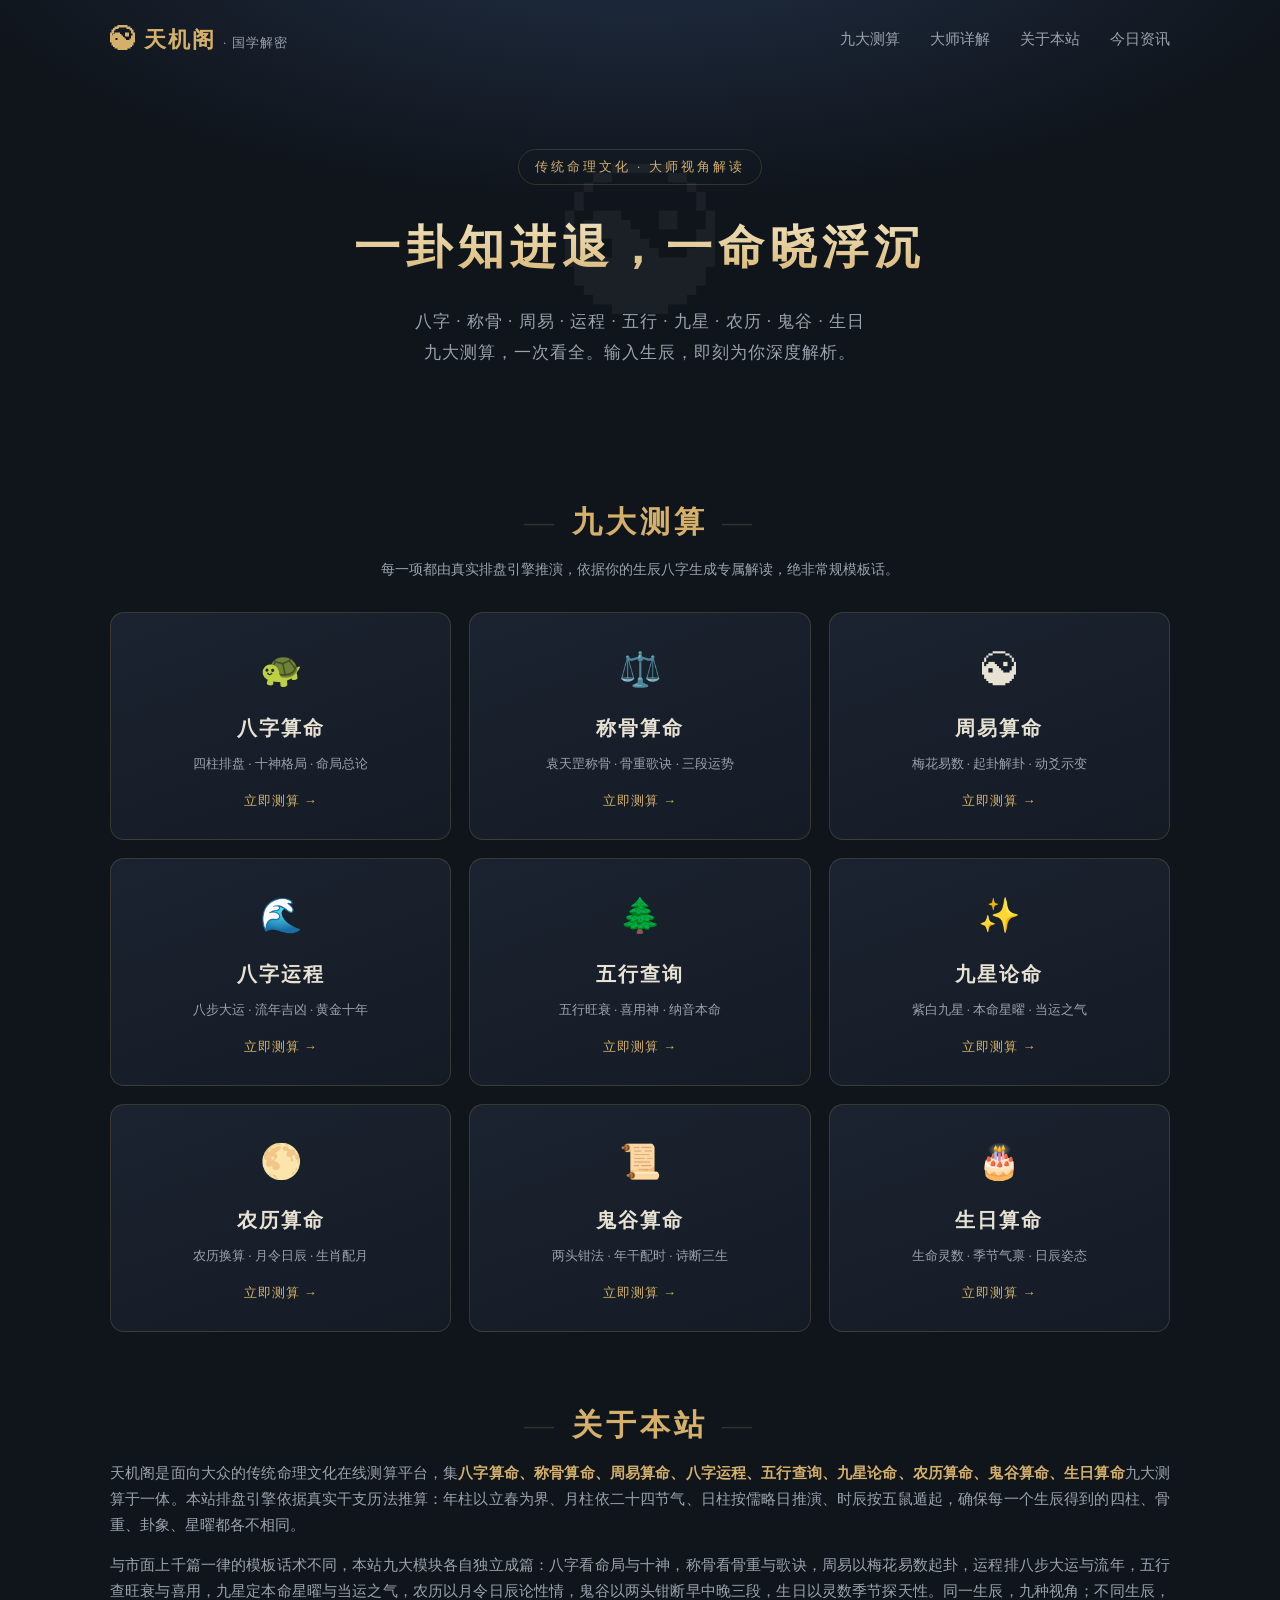
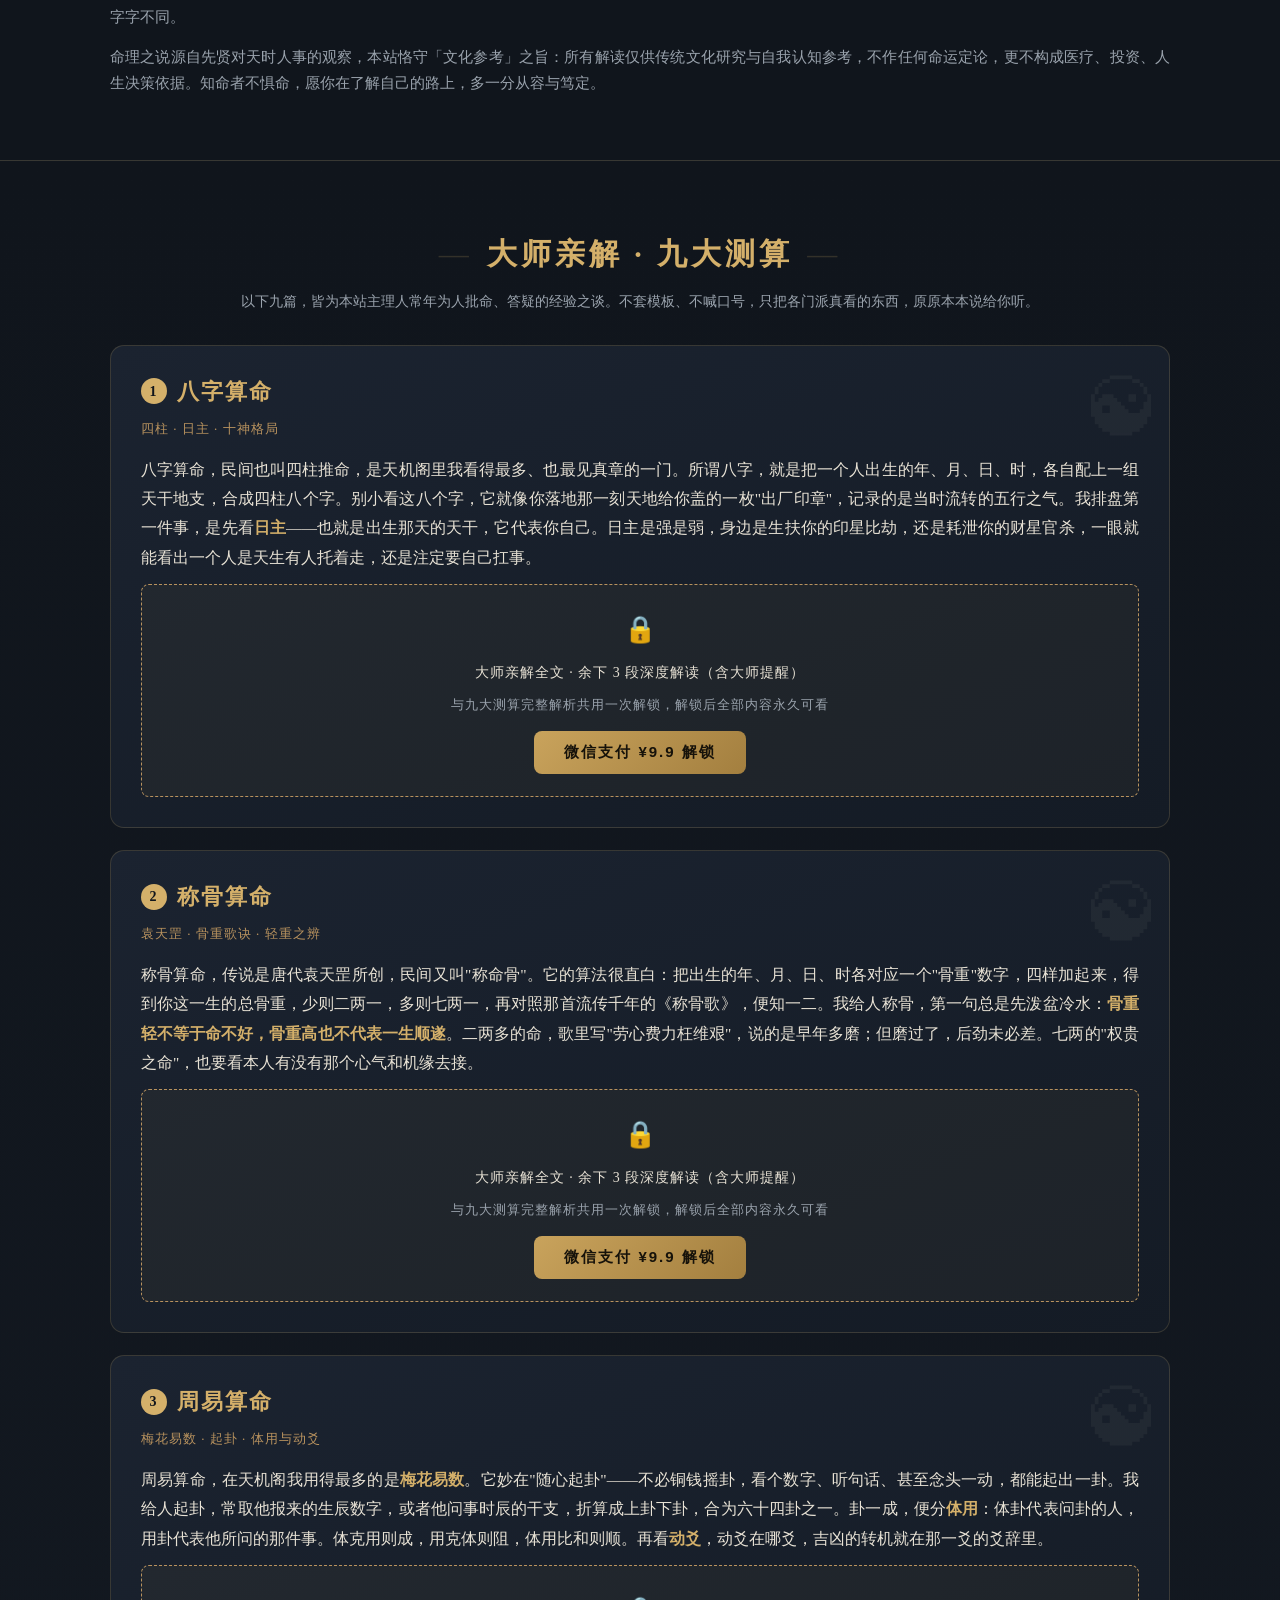
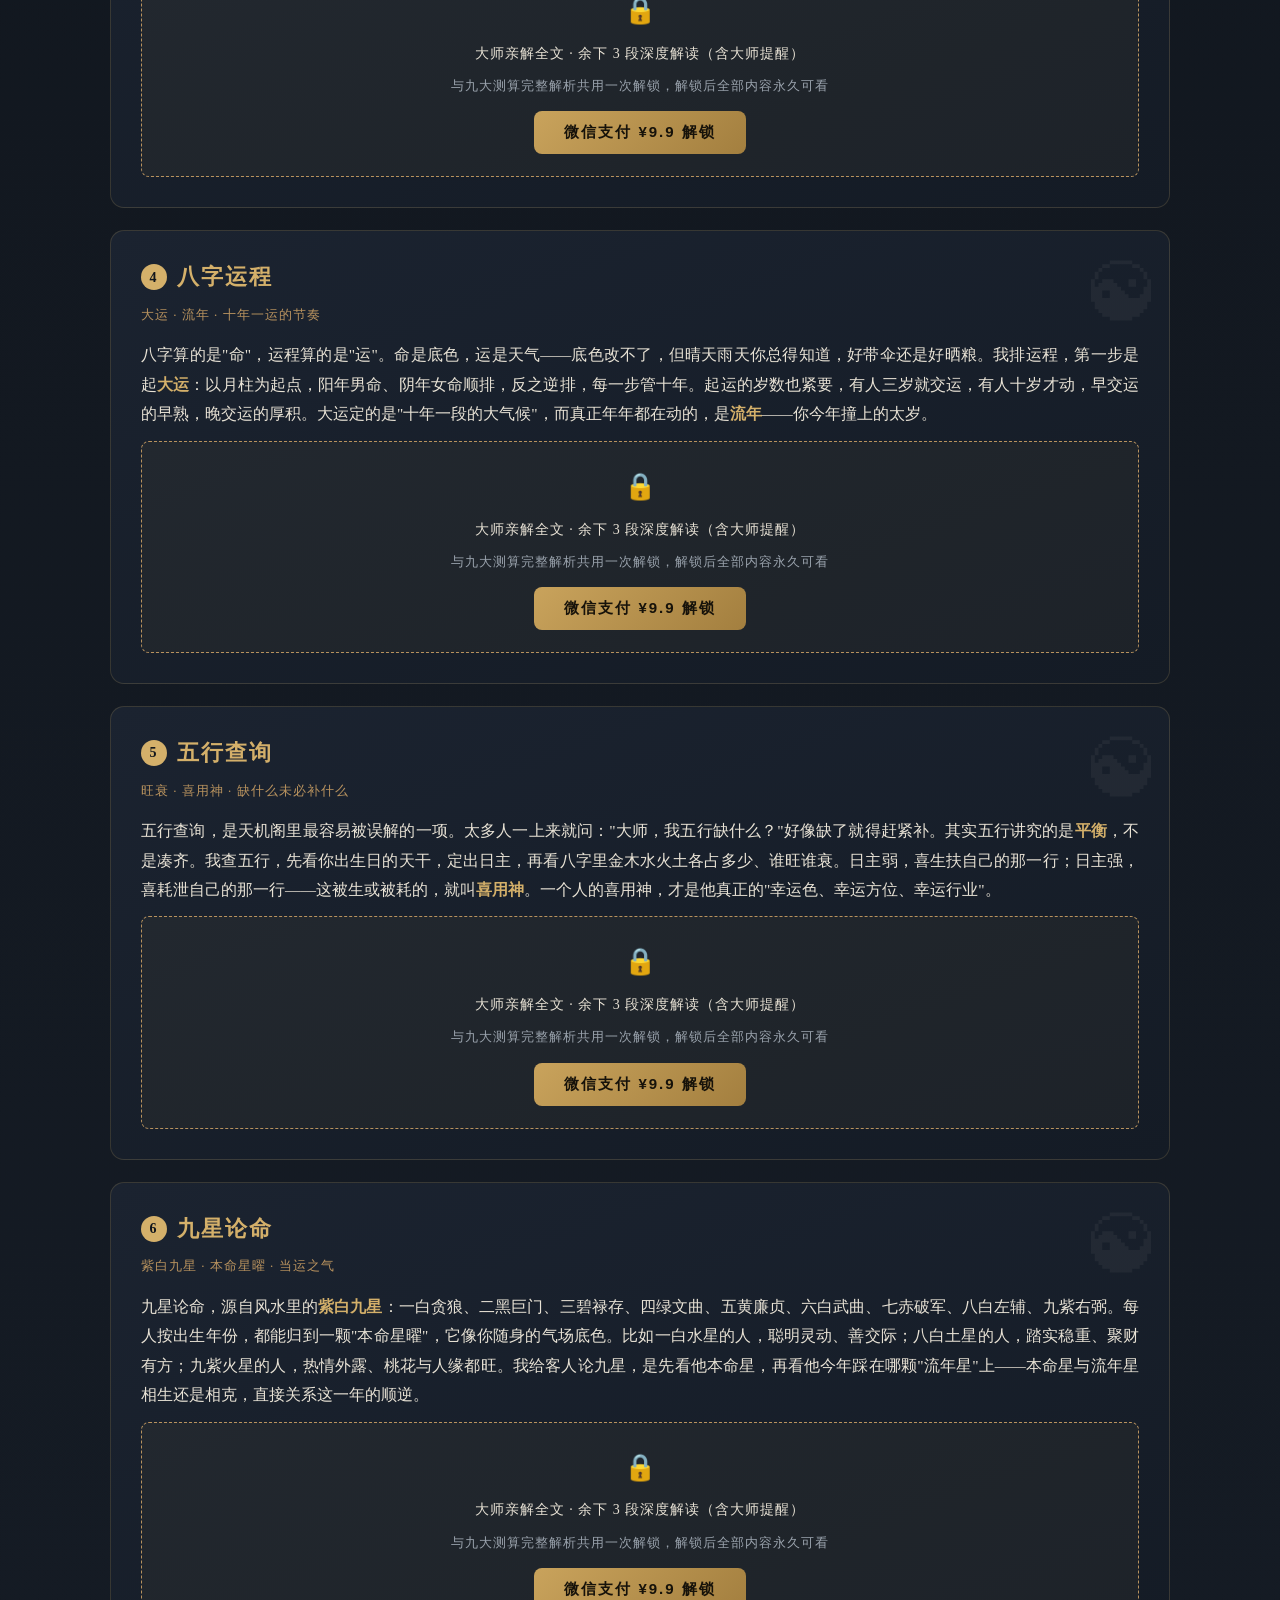
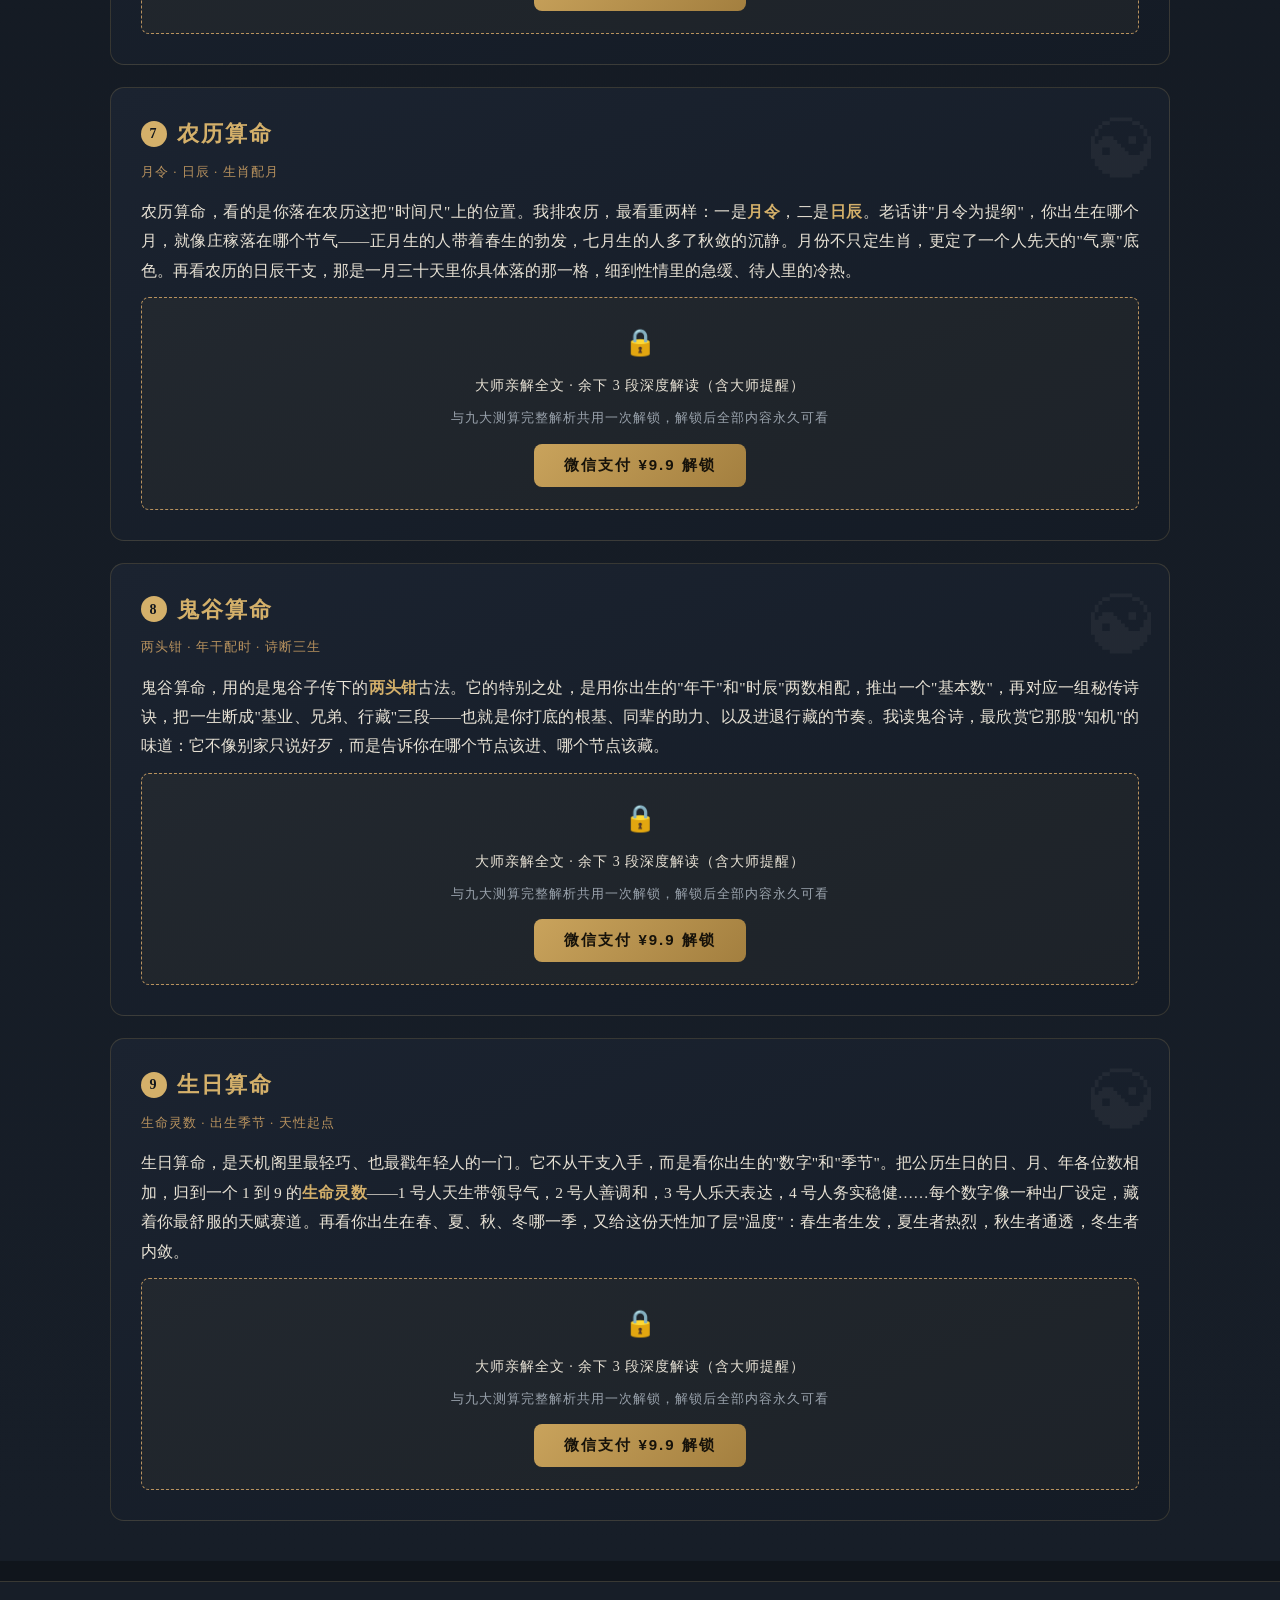
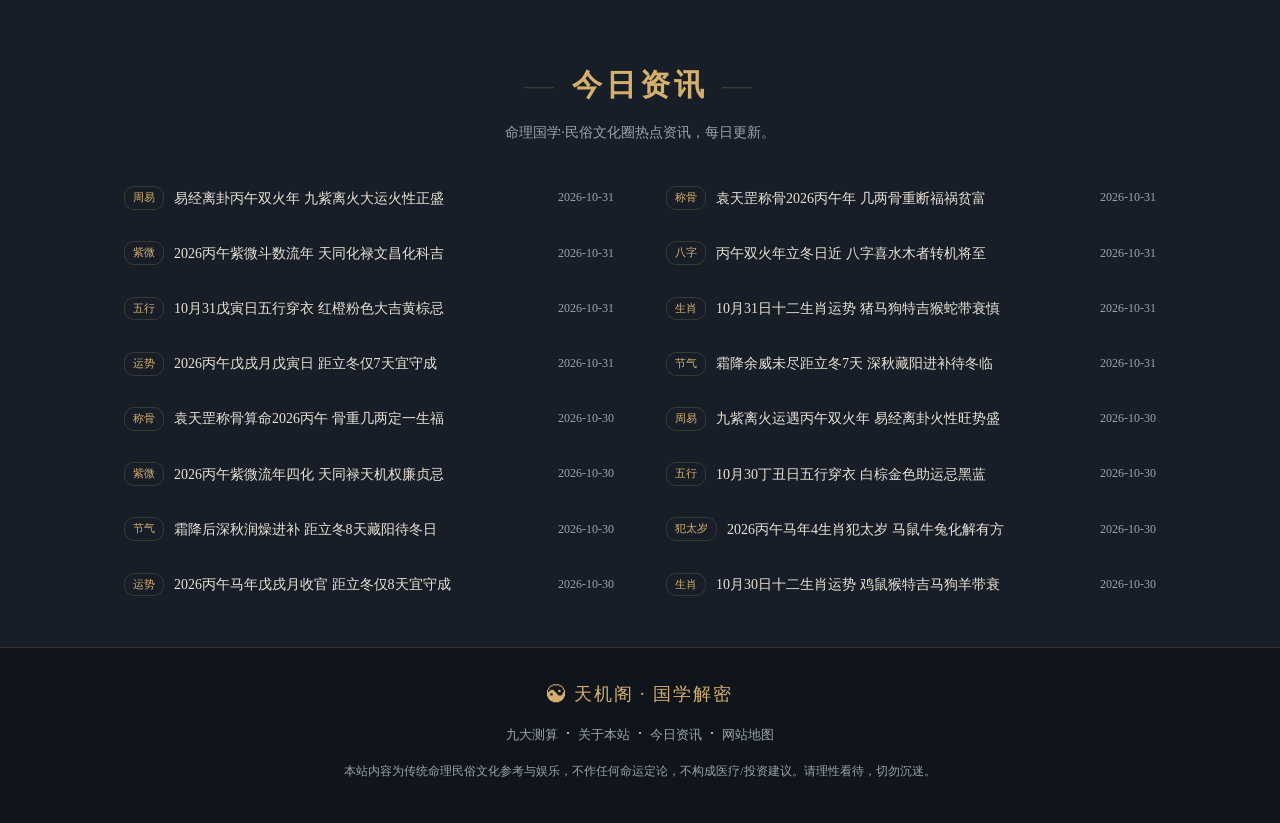
<file: index.html>
<!DOCTYPE html>
<html lang="zh-CN">
<head>
<meta charset="UTF-8">
<meta name="viewport" content="width=device-width, initial-scale=1.0">
<title>算命_免费算命_八字算命_称骨算命_周易算命 - 天机阁</title>
<meta name="description" content="天机阁免费在线算命：八字算命、称骨算命、周易算命、八字运程、五行查询、九星论命、农历算命、鬼谷算命、生日算命，九大测算一次看全。输入生辰，大师视角深度解读，传统命理文化参考。">
<meta name="keywords" content="算命,免费算命,八字算命,称骨算命,周易算命,八字运程,五行查询,九星论命,农历算命,鬼谷算命,生日算命">
<meta name="robots" content="index,follow">
<link rel="canonical" href="https://tianji-ge.github.io/tianji-ge/">
<script type="application/ld+json">
{"@context":"https://schema.org","@type":"WebSite","name":"天机阁·算命","url":"https://tianji-ge.github.io/tianji-ge/","description":"八字算命、称骨算命、周易算命、八字运程、五行查询、九星论命、农历算命、鬼谷算命、生日算命，九大免费在线测算。"}
</script>
<link rel="stylesheet" href="css/style.css">
</head>
<body>
<header class="site-head">
  <div class="brand"><span class="brand-mark">☯</span> 天机阁 <small>· 国学解密</small></div>
  <nav class="nav">
    <a href="#modules">九大测算</a>
    <a href="#master">大师详解</a>
    <a href="#about">关于本站</a>
    <a href="#news">今日资讯</a>
  </nav>
</header>

<section class="hero">
  <div class="hero-inner">
    <div class="hero-tag">传统命理文化 · 大师视角解读</div>
    <h1>一卦知进退，一命晓浮沉</h1>
    <p class="hero-sub">八字 · 称骨 · 周易 · 运程 · 五行 · 九星 · 农历 · 鬼谷 · 生日<br>九大测算，一次看全。输入生辰，即刻为你深度解析。</p>
  </div>
</section>

<main id="modules" class="wrap">
  <h2 class="sec-title">九大测算</h2>
  <p class="sec-sub">每一项都由真实排盘引擎推演，依据你的生辰八字生成专属解读，绝非常规模板话。</p>
  <div class="grid" id="grid"></div>
</main>

<section id="panelSec" class="panel-sec" style="display:none">
  <div class="wrap">
    <div class="panel-head">
      <h2 id="panelTitle">测算</h2>
      <button class="close-btn" onclick="closePanel()">收起 ✕</button>
    </div>
    <div class="form-row" id="formRow">
      <div class="field"><label>出生日期</label><input type="date" id="fDate"></div>
      <div class="field"><label>出生时辰</label><select id="fHour">
        <option value="12">午时 (11-13) 不详则选此</option><option value="0">子时 (23-01)</option><option value="1">丑时 (01-03)</option><option value="3">寅时 (03-05)</option><option value="5">卯时 (05-07)</option><option value="7">辰时 (07-09)</option><option value="9">巳时 (09-11)</option><option value="11">午时 (11-13)</option><option value="13">未时 (13-15)</option><option value="15">申时 (15-17)</option><option value="17">酉时 (17-19)</option><option value="19">戌时 (19-21)</option><option value="21">亥时 (21-23)</option><option value="23">子时 (23-00)</option>
      </select></div>
      <div class="field"><label>性别</label><select id="fGender"><option value="男">男</option><option value="女">女</option></select></div>
      <button class="btn-main" id="goBtn" onclick="runModule()">开始测算</button>
    </div>
    <div id="result"></div>
  </div>
</section>

<section id="about" class="about wrap">
  <h2 class="sec-title">关于本站</h2>
  <div class="about-txt">
    <p>天机阁是面向大众的传统命理文化在线测算平台，集<b>八字算命、称骨算命、周易算命、八字运程、五行查询、九星论命、农历算命、鬼谷算命、生日算命</b>九大测算于一体。本站排盘引擎依据真实干支历法推算：年柱以立春为界、月柱依二十四节气、日柱按儒略日推演、时辰按五鼠遁起，确保每一个生辰得到的四柱、骨重、卦象、星曜都各不相同。</p>
    <p>与市面上千篇一律的模板话术不同，本站九大模块各自独立成篇：八字看命局与十神，称骨看骨重与歌诀，周易以梅花易数起卦，运程排八步大运与流年，五行查旺衰与喜用，九星定本命星曜与当运之气，农历以月令日辰论性情，鬼谷以两头钳断早中晚三段，生日以灵数季节探天性。同一生辰，九种视角；不同生辰，字字不同。</p>
    <p>命理之说源自先贤对天时人事的观察，本站恪守「文化参考」之旨：所有解读仅供传统文化研究与自我认知参考，不作任何命运定论，更不构成医疗、投资、人生决策依据。知命者不惧命，愿你在了解自己的路上，多一分从容与笃定。</p>
  </div>
</section>

<section id="master" class="master-sec">
  <div class="wrap">
    <h2 class="sec-title">大师亲解 · 九大测算</h2>
    <p class="sec-sub">以下九篇，皆为本站主理人常年为人批命、答疑的经验之谈。不套模板、不喊口号，只把各门派真看的东西，原原本本说给你听。</p>
    <div class="master-list">

      <article class="article">
        <h3><span class="idx">1</span>八字算命</h3>
        <div class="a-tag">四柱 · 日主 · 十神格局</div>
        <p>八字算命，民间也叫四柱推命，是天机阁里我看得最多、也最见真章的一门。所谓八字，就是把一个人出生的年、月、日、时，各自配上一组天干地支，合成四柱八个字。别小看这八个字，它就像你落地那一刻天地给你盖的一枚"出厂印章"，记录的是当时流转的五行之气。我排盘第一件事，是先看<b>日主</b>——也就是出生那天的天干，它代表你自己。日主是强是弱，身边是生扶你的印星比劫，还是耗泄你的财星官杀，一眼就能看出一个人是天生有人托着走，还是注定要自己扛事。</p>
        <p>接着看<b>十神</b>：正官、七杀、正财、偏财、食神、伤官、正印、偏印、比肩、劫财。这十种关系，把你的性格、事业、婚姻、财运全都摊开来讲。比如伤官旺的人，聪明外露、不喜约束，适合手艺活或靠表达吃饭；正官透干的人，规矩踏实，宜走管理或公职。八字不是一张宿命判决书，而是一张性格与机遇的地图。同年同日生的人，时辰不同、大运不同，走向便千差万别。我常跟客人讲：批八字，不是为了让你认命，而是为了在好的年份敢冲、在坏的年份能忍。</p>
        <p>再说常被问到的一点：为什么同年同月同日生的人，命却不一样？关键在"时"与"运"。两个同月同日生的人，一个生在清晨卯时、一个生在深夜子时，日主所临的五行气场便截然不同；再加上各自起运岁数、所走大运顺逆有别，人生轨迹自然分岔。所以负责任的批命，绝不肯只凭一个生日下定论，必定把时辰、性别、大运一并摊开。这也是天机阁坚持让客人填全生辰再出报告的原因——差一个时辰，断语可能就翻了车。</p>
        <div class="a-tip">大师提醒：日主强弱只是底色，真正定吉凶的，是喜用神有没有被大运流年引动。只看日主强弱就下结论的，多半是外行。</div>
      </article>

      <article class="article">
        <h3><span class="idx">2</span>称骨算命</h3>
        <div class="a-tag">袁天罡 · 骨重歌诀 · 轻重之辨</div>
        <p>称骨算命，传说是唐代袁天罡所创，民间又叫"称命骨"。它的算法很直白：把出生的年、月、日、时各对应一个"骨重"数字，四样加起来，得到你这一生的总骨重，少则二两一，多则七两一，再对照那首流传千年的《称骨歌》，便知一二。我给人称骨，第一句总是先泼盆冷水：<b>骨重轻不等于命不好，骨重高也不代表一生顺遂</b>。二两多的命，歌里写"劳心费力枉维艰"，说的是早年多磨；但磨过了，后劲未必差。七两的"权贵之命"，也要看本人有没有那个心气和机缘去接。</p>
        <p>称骨最妙的地方，是它把一生划成了"早年、中年、晚年"三段来断，每一段都有对应的诗句。我常拿它跟八字合参：八字看的是你"是什么料"，称骨看的是你"这一路大概几道坎、几道坡"。二者对上了，客人往往一拍大腿——"可不就是这么过来的"。这门法子胜在好记、好讲，三两句话就能让人听得进去。但它到底粗了些，只宜当个开门的引子，真要细断，还得落回八字和大运。</p>
        <p>常有客人问，称骨和八字哪个更准？我的回答是：它们看的是不同层面，谈不上谁压谁。称骨像给你量个"总分量"，三两、四两、五两，有个大致的人生重量级；八字则是把五脏六腑一个个剖开看。分量轻的未必不经事，分量重的也未必不摔跤。我更愿意把称骨当作破冰——先让客人从"我大概几斤几两"这种轻松话头里，对自己生出一点好奇，再慢慢带他看更细的八字。命理最怕一上来就吓人，也最怕一上来就哄人。称骨的好处，恰恰是它分寸刚好：说得明白，又不至于把人钉死。</p>
        <div class="a-tip">大师提醒：称骨是"大纲"，不是"明细账"。拿它当茶余饭后的自省可以，拿它吓自己，大可不必。</div>
      </article>

      <article class="article">
        <h3><span class="idx">3</span>周易算命</h3>
        <div class="a-tag">梅花易数 · 起卦 · 体用与动爻</div>
        <p>周易算命，在天机阁我用得最多的是<b>梅花易数</b>。它妙在"随心起卦"——不必铜钱摇卦，看个数字、听句话、甚至念头一动，都能起出一卦。我给人起卦，常取他报来的生辰数字，或者他问事时辰的干支，折算成上卦下卦，合为六十四卦之一。卦一成，便分<b>体用</b>：体卦代表问卦的人，用卦代表他所问的那件事。体克用则成，用克体则阻，体用比和则顺。再看<b>动爻</b>，动爻在哪爻，吉凶的转机就在那一爻的爻辞里。</p>
        <p>很多人以为周易就是"算准不准"，其实大错。周易真正教人的，是"变"字——卦会变，事也会变，同一卦在不同人、不同处境下，断法全然不同。我断卦，从不开口就说死，而是把几种可能的走向摆出来，让客人自己掂量。比如问合作，体卦受生、用卦来生，那是贵人相帮；若用卦克体又逢空亡，我便劝他缓一缓，别急着签字。周易是面镜子，照的是你当下的态势，不是钉死的结局。心越静，卦越准；心里先有了答案，卦反而不灵。</p>
        <p>说到起卦的讲究，我必提一个"诚"字。梅花易数最忌带着玩闹心来问——你心里根本不当回事，卦象自然飘忽，解出什么全凭硬凑，那是既对卦不敬、也对自己不负责。反之，真遇着拿不准的事，郑重起一卦，心一静，感应就通了。另一层讲究是"不动不占"：没事别天天摇卦玩，卦是给你在十字路口指方向的，不是解闷的。这些年我见过太多把周易当彩票机的人，天天问财运，越问越慌。周易教的是"观象玩辞、安身立命"，用在静心决疑上它才是活的，用在投机取巧上便成了迷魂汤。</p>
        <div class="a-tip">大师提醒：梅花易数重"感而遂通"。带着戏谑心、试探心来问，卦象必然飘忽。郑重其事，才对得起这一卦。</div>
      </article>

      <article class="article">
        <h3><span class="idx">4</span>八字运程</h3>
        <div class="a-tag">大运 · 流年 · 十年一运的节奏</div>
        <p>八字算的是"命"，运程算的是"运"。命是底色，运是天气——底色改不了，但晴天雨天你总得知道，好带伞还是好晒粮。我排运程，第一步是起<b>大运</b>：以月柱为起点，阳年男命、阴年女命顺排，反之逆排，每一步管十年。起运的岁数也紧要，有人三岁就交运，有人十岁才动，早交运的早熟，晚交运的厚积。大运定的是"十年一段的大气候"，而真正年年都在动的，是<b>流年</b>——你今年撞上的太岁。</p>
        <p>我常跟客人说，看运程别只盯"今年好不好"。要看的是：你八字里那个<b>喜用神</b>，今年是被大运流年引出来了，还是被冲克掉了。喜用神得地，便是你的"黄金十年"开启；忌神当道，就是该蛰伏蓄力的年份。比如一个喜火的人，走南方火运、又逢火旺流年，事业往往一飞冲天；若偏走水运，再努力也像逆水行舟。运程的价值，不在吓你，而在提醒你：顺势时别浪，逆势时别慌。知运，是为了把力气用在刀刃上。</p>
        <p>很多客人把"犯太岁"听成了噩耗，其实大可不必。太岁是当年的轮值星君，你生肖若与它相冲相刑，叫犯太岁，这一年确实容易有波动——但也只是"容易"，不是"一定"。我排运程时，会把犯太岁放进整个大运格局里看：若你正走在喜用神的大运上，犯太岁不过是路上的小石子；若本就走在忌神运里，那才要当心。所以运程报告里我最看重的一句话，永远是"你这几年整体在什么样的运上"，而不是"你今年犯不犯太岁"。把格局看明白，该投资的年份别怂，该缩手的年份别贪，这比戴十个护身符都管用。</p>
        <div class="a-tip">大师提醒：大运十年一换，流年年年不同。网上那些"属X的人今年必破财"的笼统说法，看个乐就好，落不到你个人八字上，不算数。</div>
      </article>

      <article class="article">
        <h3><span class="idx">5</span>五行查询</h3>
        <div class="a-tag">旺衰 · 喜用神 · 缺什么未必补什么</div>
        <p>五行查询，是天机阁里最容易被误解的一项。太多人一上来就问："大师，我五行缺什么？"好像缺了就得赶紧补。其实五行讲究的是<b>平衡</b>，不是凑齐。我查五行，先看你出生日的天干，定出日主，再看八字里金木水火土各占多少、谁旺谁衰。日主弱，喜生扶自己的那一行；日主强，喜耗泄自己的那一行——这被生或被耗的，就叫<b>喜用神</b>。一个人的喜用神，才是他真正的"幸运色、幸运方位、幸运行业"。</p>
        <p>举个小例子：一个人八字里火极旺、水极弱，日主属火，火多反而烤焦了自己，这时候他不是"缺水要补水"，而是水恰恰是他的救星，名字带水、往北方走、做属水的行业（物流、贸易、咨询）都更顺。反过来，若八字本就水旺，再硬补一堆水，就是雪上加霜。所以五行查询的核心，永远是"看旺衰、定喜用"，而不是机械地"缺啥补啥"。我把每个人的五行分布画成一张图，哪里虚、哪里实，一目了然，比干巴巴说"你缺金"有用得多。</p>
        <p>再讲一个实操误区：不少人以为"我八字缺水，名字就该补满水"。结果名字起得水汪汪，人却越发没精神。原因在哪？因为他日主本身属水且已经过旺，再补水就是涝了。五行调理，得先辨日主的寒热燥湿：寒命要暖、燥命要润，不是单纯往里灌某一行。我给客人定的"喜用神"，常会细到"喜甲木透干""喜丙火调候"这种程度——同样是木，死木活木有别；同样是火，文火烈火作用天差地别。把五行当作一套动态的平衡术，而非静态的加减法，你才算真正摸到了门道。</p>
        <div class="a-tip">大师提醒：五行没有绝对的好与坏。过旺要泄，过弱要扶，孤阴不生、独阳不长，平衡才是根本。</div>
      </article>

      <article class="article">
        <h3><span class="idx">6</span>九星论命</h3>
        <div class="a-tag">紫白九星 · 本命星曜 · 当运之气</div>
        <p>九星论命，源自风水里的<b>紫白九星</b>：一白贪狼、二黑巨门、三碧禄存、四绿文曲、五黄廉贞、六白武曲、七赤破军、八白左辅、九紫右弼。每人按出生年份，都能归到一颗"本命星曜"，它像你随身的气场底色。比如一白水星的人，聪明灵动、善交际；八白土星的人，踏实稳重、聚财有方；九紫火星的人，热情外露、桃花与人缘都旺。我给客人论九星，是先看他本命星，再看他今年踩在哪颗"流年星"上——本命星与流年星相生还是相克，直接关系这一年的顺逆。</p>
        <p>九星最实用的地方，是它能把"运势"和"方位"连起来。哪颗星当运（比如八白、九紫是近年的旺星），哪个方位就宜动土、宜布局；哪颗是退气星或五黄凶星，那方就得安静、少折腾。我常教客人：本命星曜决定你是哪一路人，流年星曜告诉你今年往哪使力最划算。把这两者合着看，比单看生肖运势要精细得多。九星论命胜在简洁好懂，三言两语就能点出一个人"骨子里的气场"，很适合作为了解自己的第一扇门。</p>
        <p>关于九星，常被混淆的是"本命星"和"宅命星"。本命星跟着你出生年走，是你个人的气场；宅命星跟着房屋坐向走，是环境的气场。两者最好相生不相克——你本命喜火，住在九紫离火当旺的房子，便是人和宅相得益彰；本命忌金的人偏住六白金星重的方位，久了容易觉得压抑、诸事不顺。当然，人搬不动命，但能调环境。我给客人论九星，末了总给一两条"今年宜往哪个方位多走动、哪个方位宜静"的建议，不玄乎，就当顺着气场走，人轻松点。九星真正的价值，是给你一张"年度方位与气场地图"。</p>
        <div class="a-tip">大师提醒：九星论的是"气"的趋向，不是铁定发生的事。把它当年度气场指南，比当预言准得多。</div>
      </article>

      <article class="article">
        <h3><span class="idx">7</span>农历算命</h3>
        <div class="a-tag">月令 · 日辰 · 生肖配月</div>
        <p>农历算命，看的是你落在农历这把"时间尺"上的位置。我排农历，最看重两样：一是<b>月令</b>，二是<b>日辰</b>。老话讲"月令为提纲"，你出生在哪个月，就像庄稼落在哪个节气——正月生的人带着春生的勃发，七月生的人多了秋敛的沉静。月份不只定生肖，更定了一个人先天的"气禀"底色。再看农历的日辰干支，那是一月三十天里你具体落的那一格，细到性情里的急缓、待人里的冷热。</p>
        <p>农历算命还有一门有趣的"生肖配月"：同一种生肖，出生在春天和出生在冬天，脾性、际遇常有微妙差别。我给客人论农历，从不孤立看某一项，而是把"农历生日 + 节气 + 生肖"串成一条线，讲他天生的禀性从哪来、后天的节奏怎么调。这门法子没有八字那么细，但胜在亲切、好上手，特别适合刚接触命理的朋友。很多人听完会笑："怪不得我一到换季就犯懒，原来是月令带的。"——说得俗了点，道理不假。</p>
        <p>顺带说一个农历里很实用的小门道：农历的"节气"比"初一十五"更决定一个人的禀气。比如生在立春前和立春后，虽同是农历正月，年的干支却可能已跨了界，属相、月柱都不同。所以排农历我必定核对节气交接的时刻，绝不只看日历上的月份数字。这也是天机阁的农历测算要先让你填公历生日、再由系统精确推算农历与节气的原因——差几个小时的边界，落在"节前"还是"节后"，禀气就两样。懂了这个，你再看网上那些"农历X月生人性格"的笼统说法，就知道为什么有时对有时不对：它们大多没算节气这道关。</p>
        <div class="a-tip">大师提醒：农历算命是"看天性"，不是"定穷通"。它告诉你种子是什么，长成什么样，还得看后天的土和光。</div>
      </article>

      <article class="article">
        <h3><span class="idx">8</span>鬼谷算命</h3>
        <div class="a-tag">两头钳 · 年干配时 · 诗断三生</div>
        <p>鬼谷算命，用的是鬼谷子传下的<b>两头钳</b>古法。它的特别之处，是用你出生的"年干"和"时辰"两数相配，推出一个"基本数"，再对应一组秘传诗诀，把一生断成"基业、兄弟、行藏"三段——也就是你打底的根基、同辈的助力、以及进退行藏的节奏。我读鬼谷诗，最欣赏它那股"知机"的味道：它不像别家只说好歹，而是告诉你在哪个节点该进、哪个节点该藏。</p>
        <p>两头钳的诗，句是古语，读懂却要活解。比如"基业"诗讲祖上荫庇与自立，"兄弟"诗讲同辈缘分厚薄，"行藏"诗讲一生起伏的大势。我给人断鬼谷，习惯先把它和八字合参：八字定"你能扛多重的事"，鬼谷点"你大概在哪几个关口转弯"。两者一合，客人常有一种"原来我那几次大起大落早有伏笔"的释然。鬼谷算命最高明的地方，是教人"识时务"——知道自己的运程节点，便不至于在低谷时硬撑、在高峰时妄为。</p>
        <p>鬼谷两头钳还有个妙用，是看"兄弟"与"人际助力"。它那段兄弟诗，说的不是你真有几个兄弟姐妹，而是你这一生里，同辈、伙伴、同事能给你多少支撑，又容易在哪些节点起摩擦。我常有客人困惑："为什么我总在合作里吃亏？"翻出鬼谷的兄弟诗一看，往往是他本就处在"兄弟缘薄、宜独撑"的格局，硬要去抱团，反而内耗。反过来，兄弟诗旺的人，单打独斗反而憋屈，得有人搭把手才顺。命理最务实的用法，就是帮你认清"你适合单干还是合伙""该在几岁前后换赛道"——鬼谷这套三段诗，恰好把人生的几个大弯点标得清清楚楚。</p>
        <div class="a-tip">大师提醒：鬼谷两头钳重"断势"不重"断事"。它给你的是人生节奏感，不是逐年的流水账。</div>
      </article>

      <article class="article">
        <h3><span class="idx">9</span>生日算命</h3>
        <div class="a-tag">生命灵数 · 出生季节 · 天性起点</div>
        <p>生日算命，是天机阁里最轻巧、也最戳年轻人的一门。它不从干支入手，而是看你出生的"数字"和"季节"。把公历生日的日、月、年各位数相加，归到一个 1 到 9 的<b>生命灵数</b>——1 号人天生带领导气，2 号人善调和，3 号人乐天表达，4 号人务实稳健……每个数字像一种出厂设定，藏着你最舒服的天赋赛道。再看你出生在春、夏、秋、冬哪一季，又给这份天性加了层"温度"：春生者生发，夏生者热烈，秋生者通透，冬生者内敛。</p>
        <p>我给客人算生日，从不说它比八字准，而是把它当成"认识自己的快速入口"。很多人第一次听到自己的灵数特质，会愣一下然后点头："好像还真是这样。"它不谈吉凶祸福，只谈你"本来是什么样的人、适合往哪使劲"。对于还没接触过传统命理、又想多了解自己一点的朋友，生日算命是个很好的起点：门槛低、不吓人、还能马上对上号。把它和八字、九星合着看，你对自己的拼图，就又完整了一块。</p>
        <p>最后说句实在话：生日算命、生命灵数这套，源流其实杂，有东方余绪，也有西方数秘学的影子。我不把它当"算命"，而把它当"自我觉察的小工具"。它的好处是人人算得懂、马上能对上号，适合拿来破冰、拿来聊。但真要往深里走，还得回到八字、紫微这类成体系的学问。所以我常跟年轻客人讲：拿生日灵数认识一下自己的天性，挺好；真遇上人生大事拿不准，别只信一句"你这周运势不佳"，得来天机阁把生辰排全了，让大师把前后的运程节点看明白。工具没有高低，用对地方才是关键。</p>
        <div class="a-tip">大师提醒：生日算命看的是"天性起点"，不是命运终点。知道自己是哪块料，比算准某年发财要实在。</div>
      </article>

    </div>
  </div>
</section>

<section id="news" class="news-sec">
  <div class="wrap">
    <h2 class="sec-title">今日资讯</h2>
    <p class="sec-sub">命理国学·民俗文化圈热点资讯，每日更新。</p>
    <div class="news-grid" id="newsGrid"></div>
  </div>
</section>

<footer class="site-foot">
  <div class="wrap">
    <p class="foot-brand">☯ 天机阁 · 国学解密</p>
    <p class="foot-links"><a href="#modules">九大测算</a> · <a href="#about">关于本站</a> · <a href="#news">今日资讯</a> · <a href="sitemap.xml">网站地图</a></p>
    <p class="foot-dis">本站内容为传统命理民俗文化参考与娱乐，不作任何命运定论，不构成医疗/投资建议。请理性看待，切勿沉迷。</p>
  </div>
</footer>

<!-- 支付解锁弹窗 -->
<div class="modal" id="payModal" style="display:none">
  <div class="modal-box">
    <button class="close-btn" onclick="closePay()">✕</button>
    <h3>微信扫码支付 ¥9.9</h3>
    <p class="pay-sub">一次解锁 · 九大测算完整解析 + 九篇大师亲解全部可看 · 本机永久保存</p>
    <div class="pay-body">
      <img src="pay-9.9.jpg" alt="微信支付 ¥9.9" class="qr">
      <div class="pay-steps">
        <p><b>①</b> 微信扫码支付 <b class="red">¥9.9</b></p>
        <p><b>②</b> 支付完成后，点击下方「我已完成支付，申请解锁」</p>
        <p><b>③</b> 站长核对收款后，回复你的专属解锁码</p>
        <p><b>④</b> 输入解锁码，即可查看全部完整解析</p>
      </div>
    </div>
    <div class="pay-actions">
      <div class="code-row">
        <input type="text" id="codeInput" placeholder="输入站长回复的解锁码" maxlength="12">
        <button class="btn-sub" onclick="submitCode()">解锁并查看完整解析</button>
      </div>
      <button class="btn-main" id="reqBtn" onclick="requestUnlock()">我已完成支付，申请解锁</button>
      <div id="reqState" class="req-state"></div>
    </div>
    <p class="pay-note">客服邮箱：807904997@qq.com · 本站内容为传统文化参考，不作定论</p>
  </div>
</div>

<script src="js/news-data.js"></script>
<script src="js/bazi.js"></script>
<script src="js/lunar.js"></script>
<script src="js/fortunes-data.js"></script>
<script src="js/fortunes.js"></script>
<script>
const MODULES = [
  { key: 'bazi',     name: '八字算命', icon: '🐢', desc: '四柱排盘 · 十神格局 · 命局总论' },
  { key: 'chenggu',  name: '称骨算命', icon: '⚖️', desc: '袁天罡称骨 · 骨重歌诀 · 三段运势' },
  { key: 'zhouyi',   name: '周易算命', icon: '☯', desc: '梅花易数 · 起卦解卦 · 动爻示变' },
  { key: 'yuncheng', name: '八字运程', icon: '🌊', desc: '八步大运 · 流年吉凶 · 黄金十年' },
  { key: 'wuxing',   name: '五行查询', icon: '🌲', desc: '五行旺衰 · 喜用神 · 纳音本命' },
  { key: 'jiuxing',  name: '九星论命', icon: '✨', desc: '紫白九星 · 本命星曜 · 当运之气' },
  { key: 'nongli',   name: '农历算命', icon: '🌕', desc: '农历换算 · 月令日辰 · 生肖配月' },
  { key: 'guigu',    name: '鬼谷算命', icon: '📜', desc: '两头钳法 · 年干配时 · 诗断三生' },
  { key: 'shengri',  name: '生日算命', icon: '🎂', desc: '生命灵数 · 季节气禀 · 日辰姿态' }
];
let curModule = null, curReqId = null, reqTimer = null;

function isUnlocked() { return !!localStorage.getItem('tjg_unlocked'); }

// 渲染模块卡片
const grid = document.getElementById('grid');
grid.innerHTML = MODULES.map(m =>
  `<div class="card" onclick="openPanel('${m.key}')">
     <div class="card-icon">${m.icon}</div>
     <div class="card-name">${m.name}</div>
     <div class="card-desc">${m.desc}</div>
     <div class="card-go">立即测算 →</div>
   </div>`).join('');

// 渲染资讯（优先读后端接口，失败回退静态数据）
function renderNews(list) {
  const ng = document.getElementById('newsGrid');
  if (!ng) return;
  ng.innerHTML = (list || []).map(n =>
    `<a class="news-item" target="_blank" rel="noopener" href="https://www.baidu.com/s?wd=${encodeURIComponent(n.t)}">
       <span class="news-tag">${n.tag || '命理'}</span>
       <span class="news-title">${n.t}</span>
       <span class="news-date">${n.d}</span>
     </a>`).join('');
}
(function () {
  renderNews(window.NEWS || []);
})();

function openPanel(key) {
  curModule = key;
  const m = MODULES.find(x => x.key === key);
  document.getElementById('panelTitle').textContent = m.icon + ' ' + m.name;
  document.getElementById('panelSec').style.display = 'block';
  document.getElementById('result').innerHTML = '';
  const d = new Date(); d.setFullYear(d.getFullYear() - 30);
  document.getElementById('fDate').value = d.toISOString().slice(0, 10);
  document.getElementById('panelSec').scrollIntoView({ behavior: 'smooth' });
}
function closePanel() { document.getElementById('panelSec').style.display = 'none'; }

function runModule() {
  const dv = document.getElementById('fDate').value;
  if (!dv) { alert('请选择出生日期'); return; }
  const [y, m, d] = dv.split('-').map(Number);
  if (y < 1901 || y > 2099) { alert('请选择 1901-2099 年之间的日期'); return; }
  const h = +document.getElementById('fHour').value;
  const gender = document.getElementById('fGender').value;
  const r = window.Fortune[curModule]({ y, m, d, h, gender });
  const unlocked = isUnlocked();
  const FREE = 2;
  const mName = (MODULES.find(x => x.key === curModule) || {}).name || '测算';
  let html = '<div class="chip-row">' + r.panel.map(p => `<div class="chip"><span class="chip-k">${p[0]}</span><span class="chip-v">${p[1]}</span></div>`).join('') + '</div>';
  const freeCount = unlocked ? r.paras.length : Math.min(FREE, r.paras.length);
  r.paras.forEach((t, i) => { if (i < freeCount) html += `<div class="para free">${t}</div>`; });
  if (!unlocked && r.paras.length > FREE) {
    const n = r.paras.length - FREE;
    html += `<div class="pw-card">
      <div class="pw-title">🔓 解锁「${mName}」完整解析</div>
      <p class="pw-desc">免费部分已为你排出<b>排盘信息</b>，并精批前 ${FREE} 段解读。完整解析另含 <b>${n} 段深度解读</b>，均由排盘引擎据你的生辰逐条推演、本机永久保存：</p>
      <div class="pw-price">¥9.9 <small>单次解锁 · 九大测算 + 九篇大师亲解 全部可看</small></div>
      <div class="pw-steps">
        <p><b>①</b> <a href="javascript:openPay()">微信扫码支付 ¥9.9</a></p>
        <p><b>②</b> 支付完成后点击下方「我已完成支付，申请解锁」</p>
        <p><b>③</b> 站长核对收款后回复专属解锁码，输入即可查看完整解析</p>
      </div>
      <button class="btn-main" onclick="openPay()">微信支付 ¥9.9 解锁</button>
      <button class="btn-sub" onclick="requestUnlock()">我已完成支付，申请解锁</button>
      <div class="code-row"><input type="text" id="codeInput2" placeholder="输入解锁码" maxlength="12"><button class="btn-sub" onclick="submitCode('codeInput2')">解锁</button></div>
      <div class="req-state" id="reqState2"></div>
    </div>`;
    for (let i = FREE; i < r.paras.length; i++) {
      html += `<div class="para locked"><div class="lock-ic">🔒</div><div class="lock-t">深度解读 · 第 ${i + 1} 段</div><div class="lock-hint">解锁完整解析后查看本段全文</div></div>`;
    }
  }
  html += '<p class="result-dis">本解读由真实干支排盘引擎依据「' + y + '-' + m + '-' + d + '」生成，为传统命理文化参考，不作任何命运定论。</p>';
  document.getElementById('result').innerHTML = html;
  document.getElementById('result').scrollIntoView({ behavior: 'smooth' });
}

function openPay() { document.getElementById('payModal').style.display = 'flex'; }
function closePay() {
  document.getElementById('payModal').style.display = 'none';
}
// 解锁码不在页面展示：客户支付并向站长申请后，由站长核对收款再单独回复解锁码。
const UNLOCK_CODE = 'TIANJI99';
function requestUnlock() {
  // 用客户自己的邮件客户端，把订单发到站长邮箱（无需服务器、无需额外账号）
  const subj = encodeURIComponent('天机阁解锁订单-' + (curModule || '算命'));
  const body = encodeURIComponent('我已微信支付 ¥9.9，申请解锁【' + (curModule || '算命') + '】。\n我的联系微信/手机：\n支付时间：\n（请站长核对微信收款后回复解锁码）');
  location.href = 'mailto:807904997@qq.com?subject=' + subj + '&body=' + body;
  document.querySelectorAll('.req-state').forEach(el => {
    el.innerHTML = '✅ 已打开邮件客户端发送订单。站长核对微信收款后会回复你的专属解锁码，输入即可解锁查看完整解析。';
  });
}
function submitCode(id) {
  const inp = document.getElementById(id || 'codeInput');
  const c = ((inp && inp.value) || '').trim().toUpperCase();
  if (!c) { alert('请输入解锁码（付款申请后由站长回复）'); return; }
  if (c === UNLOCK_CODE) {
    localStorage.setItem('tjg_unlocked', c);
    closePay();
    revealArticles();
    const panel = document.getElementById('panelSec');
    if (panel && panel.style.display !== 'none') runModule();
  } else {
    alert('解锁码不正确。请确认已完成支付并向站长申请解锁，以站长回复的码为准。');
  }
}

// —— 大师亲解文章付费墙：每篇免费看第 1 段，其余整体隐藏，解锁后全部可见 ——
function applyArticleLock() {
  document.querySelectorAll('.master-list .article').forEach(art => {
    if (art.dataset.lockInit) return;
    art.dataset.lockInit = '1';
    const nodes = Array.from(art.childNodes).filter(n =>
      n.nodeType === 1 && (n.tagName === 'P' || n.classList.contains('a-tip')));
    if (nodes.length < 2) return;
    const rest = nodes.slice(1);
    const hide = document.createElement('div');
    hide.className = 'art-rest';
    rest.forEach(n => hide.appendChild(n));
    nodes[0].after(hide);
    const lock = document.createElement('div');
    lock.className = 'art-lock';
    lock.innerHTML = '<div class="lock-ic">🔒</div>'
      + '<div class="lock-t">大师亲解全文 · 余下 ' + rest.length + ' 段深度解读（含大师提醒）</div>'
      + '<div class="lock-hint">与九大测算完整解析共用一次解锁，解锁后全部内容永久可看</div>'
      + '<button class="btn-main" onclick="openPay()">微信支付 ¥9.9 解锁</button>';
    hide.after(lock);
  });
  if (isUnlocked()) revealArticles();
}
function revealArticles() {
  document.querySelectorAll('.master-list .article .art-rest').forEach(h => {
    const lock = h.nextElementSibling;
    if (lock && lock.classList.contains('art-lock')) lock.remove();
    const frag = document.createDocumentFragment();
    Array.from(h.childNodes).forEach(n => frag.appendChild(n));
    h.replaceWith(frag);
  });
}
applyArticleLock();
</script>
</body>
</html>
</file>
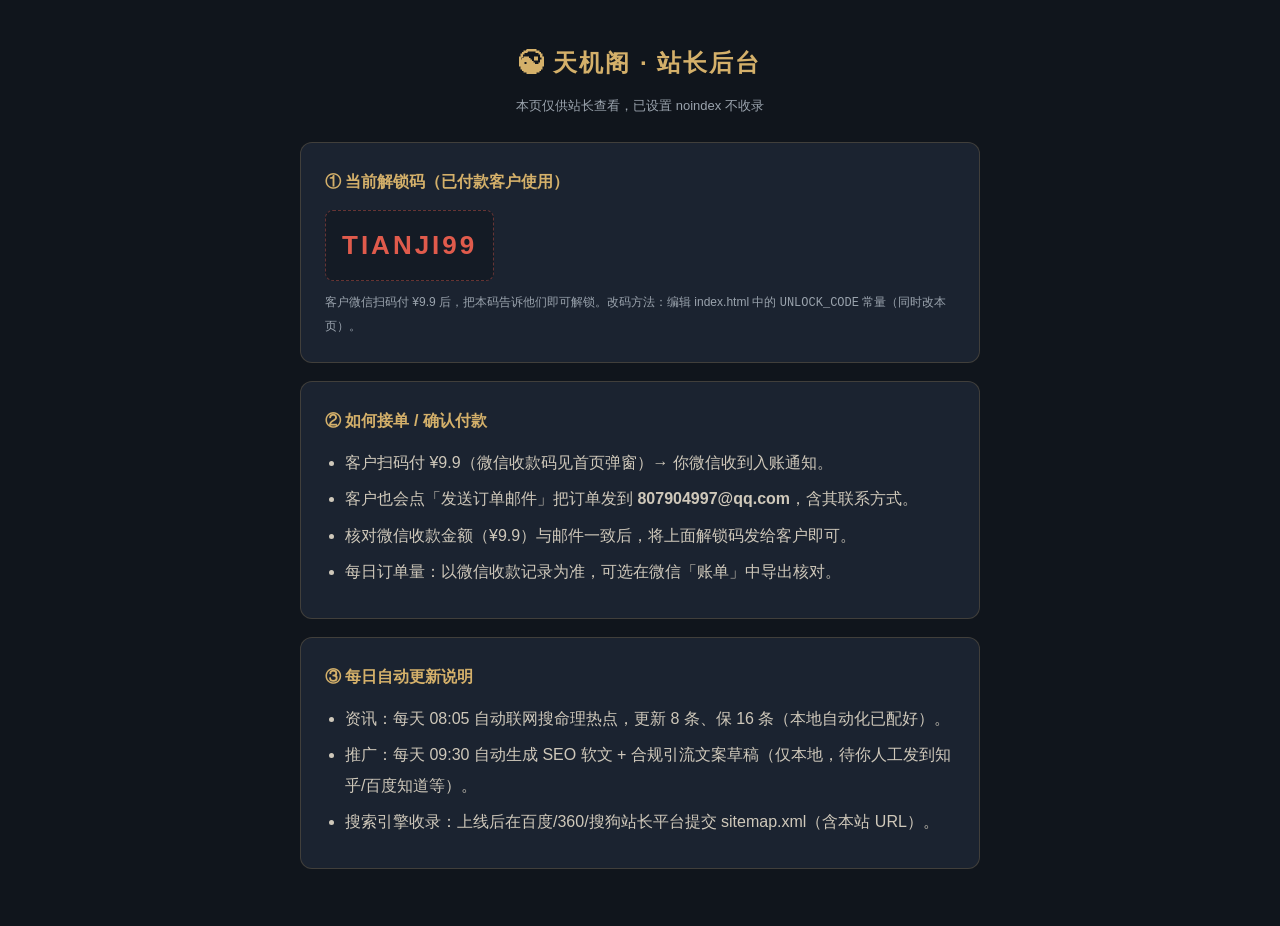
<file: admin.html>
<!DOCTYPE html>
<html lang="zh-CN">
<head>
<meta charset="UTF-8">
<meta name="viewport" content="width=device-width, initial-scale=1.0">
<meta name="robots" content="noindex,nofollow">
<title>站长后台 - 天机阁</title>
<style>
* { margin:0; padding:0; box-sizing:border-box; }
body { font-family:"PingFang SC","Microsoft YaHei",sans-serif; background:#10151c; color:#e8e2d5; line-height:1.9; padding:40px 20px; }
.box { max-width:680px; margin:0 auto; }
h1 { color:#d4b06a; font-size:24px; letter-spacing:2px; margin-bottom:8px; text-align:center; }
.sub { text-align:center; color:#9aa3ad; font-size:13px; margin-bottom:24px; }
.card { background:#1b2330; border:1px solid rgba(212,176,106,.2); border-radius:12px; padding:24px; margin-bottom:18px; }
.card h3 { color:#d4b06a; font-size:16px; margin-bottom:12px; }
.code { color:#e05b4c; font-weight:700; font-size:26px; letter-spacing:3px; background:#141b25; border:1px dashed rgba(224,91,76,.4); border-radius:8px; padding:10px 16px; display:inline-block; }
ul { padding-left:20px; color:#cfc8ba; }
li { margin:6px 0; }
.tip { color:#9aa3ad; font-size:12px; margin-top:10px; }
.btn { background:linear-gradient(135deg,#c9a35c,#a37f3f); border:none; color:#16120a; font-weight:700; padding:11px 26px; border-radius:8px; cursor:pointer; font-size:14px; margin-top:6px; }
</style>
</head>
<body>
<div class="box">
  <h1>☯ 天机阁 · 站长后台</h1>
  <div class="sub">本页仅供站长查看，已设置 noindex 不收录</div>

  <div class="card">
    <h3>① 当前解锁码（已付款客户使用）</h3>
    <div class="code" id="uc">TIANJI99</div>
    <p class="tip">客户微信扫码付 ¥9.9 后，把本码告诉他们即可解锁。改码方法：编辑 index.html 中的 <code>UNLOCK_CODE</code> 常量（同时改本页）。</p>
  </div>

  <div class="card">
    <h3>② 如何接单 / 确认付款</h3>
    <ul>
      <li>客户扫码付 ¥9.9（微信收款码见首页弹窗）→ 你微信收到入账通知。</li>
      <li>客户也会点「发送订单邮件」把订单发到 <b>807904997@qq.com</b>，含其联系方式。</li>
      <li>核对微信收款金额（¥9.9）与邮件一致后，将上面解锁码发给客户即可。</li>
      <li>每日订单量：以微信收款记录为准，可选在微信「账单」中导出核对。</li>
    </ul>
  </div>

  <div class="card">
    <h3>③ 每日自动更新说明</h3>
    <ul>
      <li>资讯：每天 08:05 自动联网搜命理热点，更新 8 条、保 16 条（本地自动化已配好）。</li>
      <li>推广：每天 09:30 自动生成 SEO 软文 + 合规引流文案草稿（仅本地，待你人工发到知乎/百度知道等）。</li>
      <li>搜索引擎收录：上线后在百度/360/搜狗站长平台提交 sitemap.xml（含本站 URL）。</li>
    </ul>
  </div>
</div>
</body>
</html>
</file>
<file: css/style.css>
/* 天机阁 · 算命 —— 大气国风深色主题 */
* { margin: 0; padding: 0; box-sizing: border-box; }
:root {
  --bg: #10151c;
  --bg2: #171e28;
  --card: #1b2330;
  --gold: #d4b06a;
  --gold-2: #b8925e;
  --txt: #e8e2d5;
  --txt-dim: #9aa3ad;
  --red: #e05b4c;
  --line: rgba(212, 176, 106, 0.18);
}
body {
  font-family: "PingFang SC", "Microsoft YaHei", "Noto Serif SC", serif;
  background: radial-gradient(1200px 500px at 50% -100px, #223047 0%, var(--bg) 60%);
  color: var(--txt);
  line-height: 1.8;
}
.wrap { max-width: 1100px; margin: 0 auto; padding: 0 20px; }

/* ---------- header ---------- */
.site-head {
  display: flex; align-items: center; justify-content: space-between;
  max-width: 1100px; margin: 0 auto; padding: 18px 20px;
}
.brand { font-size: 22px; font-weight: 700; letter-spacing: 2px; color: var(--gold); }
.brand-mark { font-size: 24px; }
.brand small { color: var(--txt-dim); font-weight: 400; font-size: 13px; letter-spacing: 1px; }
.nav a { color: var(--txt-dim); text-decoration: none; margin-left: 26px; font-size: 15px; transition: color .2s; }
.nav a:hover { color: var(--gold); }

/* ---------- hero ---------- */
.hero { text-align: center; padding: 70px 20px 50px; position: relative; }
.hero::before {
  content: '☯'; position: absolute; top: 30px; left: 50%; transform: translateX(-50%);
  font-size: 150px; opacity: 0.05; pointer-events: none;
}
.hero-tag {
  display: inline-block; border: 1px solid var(--line); color: var(--gold);
  padding: 5px 16px; border-radius: 20px; font-size: 13px; letter-spacing: 3px; margin-bottom: 22px;
}
.hero h1 {
  font-size: 46px; letter-spacing: 6px; font-weight: 700;
  background: linear-gradient(180deg, #f4e8c8, var(--gold));
  -webkit-background-clip: text; background-clip: text; -webkit-text-fill-color: transparent;
  margin-bottom: 18px;
}
.hero-sub { color: var(--txt-dim); font-size: 17px; letter-spacing: 1px; margin-bottom: 30px; }
.hero-cta {
  display: inline-block; background: linear-gradient(135deg, #c9a35c, #a37f3f);
  color: #16120a; font-weight: 700; font-size: 17px; letter-spacing: 2px;
  padding: 14px 44px; border-radius: 30px; text-decoration: none;
  box-shadow: 0 6px 24px rgba(200, 160, 80, 0.25); transition: transform .2s;
}
.hero-cta:hover { transform: translateY(-2px); }
.hero-note { margin-top: 16px; color: var(--txt-dim); font-size: 13px; letter-spacing: 1px; }

/* ---------- sections ---------- */
.sec-title {
  text-align: center; font-size: 30px; letter-spacing: 4px; color: var(--gold);
  margin: 46px 0 8px; position: relative;
}
.sec-title::before, .sec-title::after {
  content: '—'; color: var(--line); margin: 0 14px; font-weight: 400;
}
.sec-sub { text-align: center; color: var(--txt-dim); font-size: 14px; margin-bottom: 30px; }

/* ---------- module grid ---------- */
.grid { display: grid; grid-template-columns: repeat(3, 1fr); gap: 18px; padding-bottom: 20px; }
.card {
  background: linear-gradient(160deg, var(--card), #141b25);
  border: 1px solid var(--line); border-radius: 14px;
  padding: 26px 20px; cursor: pointer; text-align: center;
  transition: transform .2s, border-color .2s, box-shadow .2s;
}
.card:hover { transform: translateY(-4px); border-color: var(--gold-2); box-shadow: 0 10px 30px rgba(0,0,0,.4); }
.card-icon { font-size: 34px; margin-bottom: 10px; }
.card-name { font-size: 20px; font-weight: 700; letter-spacing: 2px; color: var(--txt); margin-bottom: 6px; }
.card-desc { font-size: 13px; color: var(--txt-dim); margin-bottom: 14px; }
.card-go { font-size: 13px; color: var(--gold); letter-spacing: 1px; }

/* ---------- panel ---------- */
.panel-sec { background: var(--bg2); border-top: 1px solid var(--line); border-bottom: 1px solid var(--line); padding: 34px 0 50px; margin-top: 30px; }
.panel-head { display: flex; align-items: center; justify-content: space-between; margin-bottom: 20px; }
.panel-head h2 { font-size: 24px; color: var(--gold); letter-spacing: 2px; }
.close-btn { background: none; border: 1px solid var(--line); color: var(--txt-dim); padding: 6px 14px; border-radius: 20px; cursor: pointer; font-size: 13px; }
.close-btn:hover { color: var(--gold); border-color: var(--gold-2); }
.form-row { display: flex; gap: 14px; flex-wrap: wrap; align-items: flex-end; margin-bottom: 26px; }
.field { display: flex; flex-direction: column; gap: 6px; }
.field label { font-size: 13px; color: var(--txt-dim); letter-spacing: 1px; }
.field input, .field select {
  background: var(--card); border: 1px solid var(--line); color: var(--txt);
  padding: 10px 12px; border-radius: 8px; font-size: 15px; min-width: 170px;
}
.btn-main {
  background: linear-gradient(135deg, #c9a35c, #a37f3f); border: none; cursor: pointer;
  color: #16120a; font-weight: 700; font-size: 15px; letter-spacing: 2px;
  padding: 12px 30px; border-radius: 8px; transition: opacity .2s;
}
.btn-main:hover { opacity: .9; }
.btn-sub {
  background: none; border: 1px solid var(--gold-2); color: var(--gold);
  padding: 10px 22px; border-radius: 8px; cursor: pointer; font-size: 15px; letter-spacing: 2px;
}

/* ---------- result ---------- */
.chip-row { display: flex; flex-wrap: wrap; gap: 10px; margin-bottom: 22px; }
.chip { background: var(--card); border: 1px solid var(--line); border-radius: 10px; padding: 10px 16px; display: flex; flex-direction: column; gap: 2px; }
.chip-k { font-size: 12px; color: var(--txt-dim); }
.chip-v { font-size: 16px; font-weight: 700; color: var(--gold); letter-spacing: 1px; }
.para {
  background: var(--card); border: 1px solid var(--line); border-radius: 12px;
  padding: 20px 24px; margin-bottom: 14px; font-size: 15.5px; text-align: justify;
}
.para.free { border-left: 3px solid var(--gold-2); }
.para.locked {
  display: flex; flex-direction: column; align-items: center; justify-content: center;
  gap: 6px; padding: 26px 20px; background: rgba(255,255,255,.02); border-style: dashed;
}
.para.locked .lock-ic { font-size: 24px; }
.lock-hint { color: var(--txt-dim); font-size: 13px; letter-spacing: 1px; }
.lock-ic { font-size: 26px; }
.lock-t { color: var(--txt); font-size: 14px; letter-spacing: 1px; margin-bottom: 2px; }

/* ---------- 付费解锁卡（玄机阁式） ---------- */
.pw-card {
  background: linear-gradient(160deg, rgba(212,176,106,.12), rgba(212,176,106,.04));
  border: 1px solid var(--gold-2); border-radius: 12px;
  padding: 22px 26px; margin: 14px 0; text-align: center;
}
.pw-title { color: var(--gold); font-size: 18px; font-weight: 700; letter-spacing: 1px; margin-bottom: 10px; }
.pw-desc { color: var(--txt); font-size: 14px; text-align: justify; margin-bottom: 12px; }
.pw-desc b { color: var(--gold); }
.pw-price { color: var(--red); font-size: 26px; font-weight: 700; margin-bottom: 12px; }
.pw-price small { font-size: 12px; color: var(--txt-dim); font-weight: 400; letter-spacing: 1px; }
.pw-steps { text-align: left; font-size: 13px; color: var(--txt-dim); margin-bottom: 16px; }
.pw-steps p { margin-bottom: 5px; }
.pw-steps b { color: var(--gold); }
.pw-steps a { color: var(--gold); text-decoration: underline; }
.pw-card .btn-main { margin: 0 6px 12px; }
.pw-card .btn-sub { margin: 0 6px 12px; }
.pw-card .code-row { margin-top: 4px; }
.result-dis { color: var(--txt-dim); font-size: 12.5px; text-align: center; margin-top: 16px; }

/* ---------- about ---------- */
.about { padding-bottom: 30px; }
.about-txt p { margin-bottom: 14px; font-size: 14.5px; color: var(--txt-dim); text-align: justify; }
.about-txt b { color: var(--gold); }

/* ---------- news ---------- */
.news-sec { background: var(--bg2); border-top: 1px solid var(--line); padding: 30px 0 40px; margin-top: 20px; }
.news-grid { display: grid; grid-template-columns: 1fr 1fr; gap: 10px 24px; }
.news-item {
  display: flex; align-items: center; gap: 10px; text-decoration: none;
  padding: 10px 14px; border-radius: 8px; transition: background .2s;
}
.news-item:hover { background: var(--card); }
.news-tag { flex-shrink: 0; font-size: 11px; color: var(--gold); border: 1px solid var(--line); padding: 1px 8px; border-radius: 10px; }
.news-title { flex: 1; font-size: 14px; color: var(--txt); white-space: nowrap; overflow: hidden; text-overflow: ellipsis; }
.news-date { flex-shrink: 0; font-size: 12px; color: var(--txt-dim); }

/* ---------- footer ---------- */
.site-foot { border-top: 1px solid var(--line); padding: 30px 0 40px; text-align: center; }
.foot-brand { color: var(--gold); font-size: 18px; letter-spacing: 2px; margin-bottom: 10px; }
.foot-links a { color: var(--txt-dim); text-decoration: none; font-size: 13px; margin: 0 4px; }
.foot-links a:hover { color: var(--gold); }
.foot-dis { color: var(--txt-dim); font-size: 12px; margin-top: 12px; }

/* ---------- modal ---------- */
.modal {
  position: fixed; inset: 0; background: rgba(0,0,0,.7); z-index: 100;
  display: flex; align-items: center; justify-content: center; padding: 20px;
}
.modal-box {
  background: var(--bg2); border: 1px solid var(--gold-2); border-radius: 16px;
  max-width: 620px; width: 100%; padding: 30px; position: relative; max-height: 92vh; overflow-y: auto;
}
.modal-box .close-btn { position: absolute; top: 14px; right: 14px; }
.modal-box h3 { color: var(--gold); font-size: 22px; letter-spacing: 2px; text-align: center; margin-bottom: 8px; }
.pay-sub { text-align: center; color: var(--txt-dim); font-size: 13px; margin-bottom: 20px; }
.pay-body { display: flex; gap: 24px; align-items: center; margin-bottom: 20px; }
.qr { width: 210px; height: 210px; border-radius: 12px; flex-shrink: 0; }
.pay-steps p { font-size: 14px; margin-bottom: 8px; color: var(--txt); }
.red { color: var(--red); }
.big { font-size: 20px; letter-spacing: 2px; }
.pay-actions { text-align: center; }
.req-state { color: var(--gold); font-size: 14px; margin: 12px 0; min-height: 20px; }
.code-row { display: flex; gap: 10px; justify-content: center; margin-top: 6px; }
.code-row input {
  background: var(--card); border: 1px solid var(--line); color: var(--txt);
  padding: 10px 14px; border-radius: 8px; font-size: 16px; letter-spacing: 4px; width: 160px; text-align: center;
}
.pay-note { text-align: center; color: var(--txt-dim); font-size: 12px; margin-top: 16px; }

/* ---------- master articles ---------- */
.master-sec { background: linear-gradient(180deg, var(--bg), var(--bg2)); border-top: 1px solid var(--line); padding: 20px 0 40px; margin-top: 20px; }
.master-list { display: grid; gap: 22px; }
.article {
  background: linear-gradient(160deg, var(--card), #141b25);
  border: 1px solid var(--line); border-radius: 14px;
  padding: 26px 30px; position: relative; overflow: hidden;
}
.article::before {
  content: '☯'; position: absolute; right: 18px; top: 8px;
  font-size: 60px; opacity: .05; pointer-events: none;
}
.article h3 {
  color: var(--gold); font-size: 22px; letter-spacing: 2px; margin-bottom: 6px;
  display: flex; align-items: center; gap: 10px;
}
.article h3 .idx { font-size: 14px; color: var(--bg); background: var(--gold); border-radius: 50%; width: 26px; height: 26px; display: inline-flex; align-items: center; justify-content: center; font-weight: 700; }
.article .a-tag { color: var(--gold-2); font-size: 13px; letter-spacing: 1px; margin-bottom: 14px; }
.article p { color: var(--txt); font-size: 15.5px; text-align: justify; margin-bottom: 12px; line-height: 1.9; }
.article p:last-child { margin-bottom: 0; }
.article b { color: var(--gold); }
.article .a-tip { margin-top: 14px; padding: 12px 16px; background: rgba(212,176,106,.08); border-left: 3px solid var(--gold-2); border-radius: 8px; color: var(--txt-dim); font-size: 14px; }

/* ---------- responsive ---------- */
@media (max-width: 860px) {
  .grid { grid-template-columns: repeat(2, 1fr); }
  .hero h1 { font-size: 32px; letter-spacing: 3px; }
  .news-grid { grid-template-columns: 1fr; }
  .pay-body { flex-direction: column; }
}
@media (max-width: 520px) {
  .grid { grid-template-columns: 1fr; }
  .form-row { flex-direction: column; align-items: stretch; }
  .field input, .field select { min-width: 0; width: 100%; }
  .site-head { flex-direction: column; gap: 10px; }
  .nav a { margin: 0 10px; }
}

/* ---------- master article paywall ---------- */
.art-rest { display: none; }
.art-lock {
  margin: 12px 0 4px; padding: 22px 20px;
  border: 1px dashed var(--gold-2); border-radius: 8px;
  background: rgba(212,176,106,.05); text-align: center;
  display: flex; flex-direction: column; align-items: center; gap: 6px;
}
.art-lock .lock-t { margin-bottom: 2px; }
.art-lock .btn-main { margin-top: 8px; }
</file>
